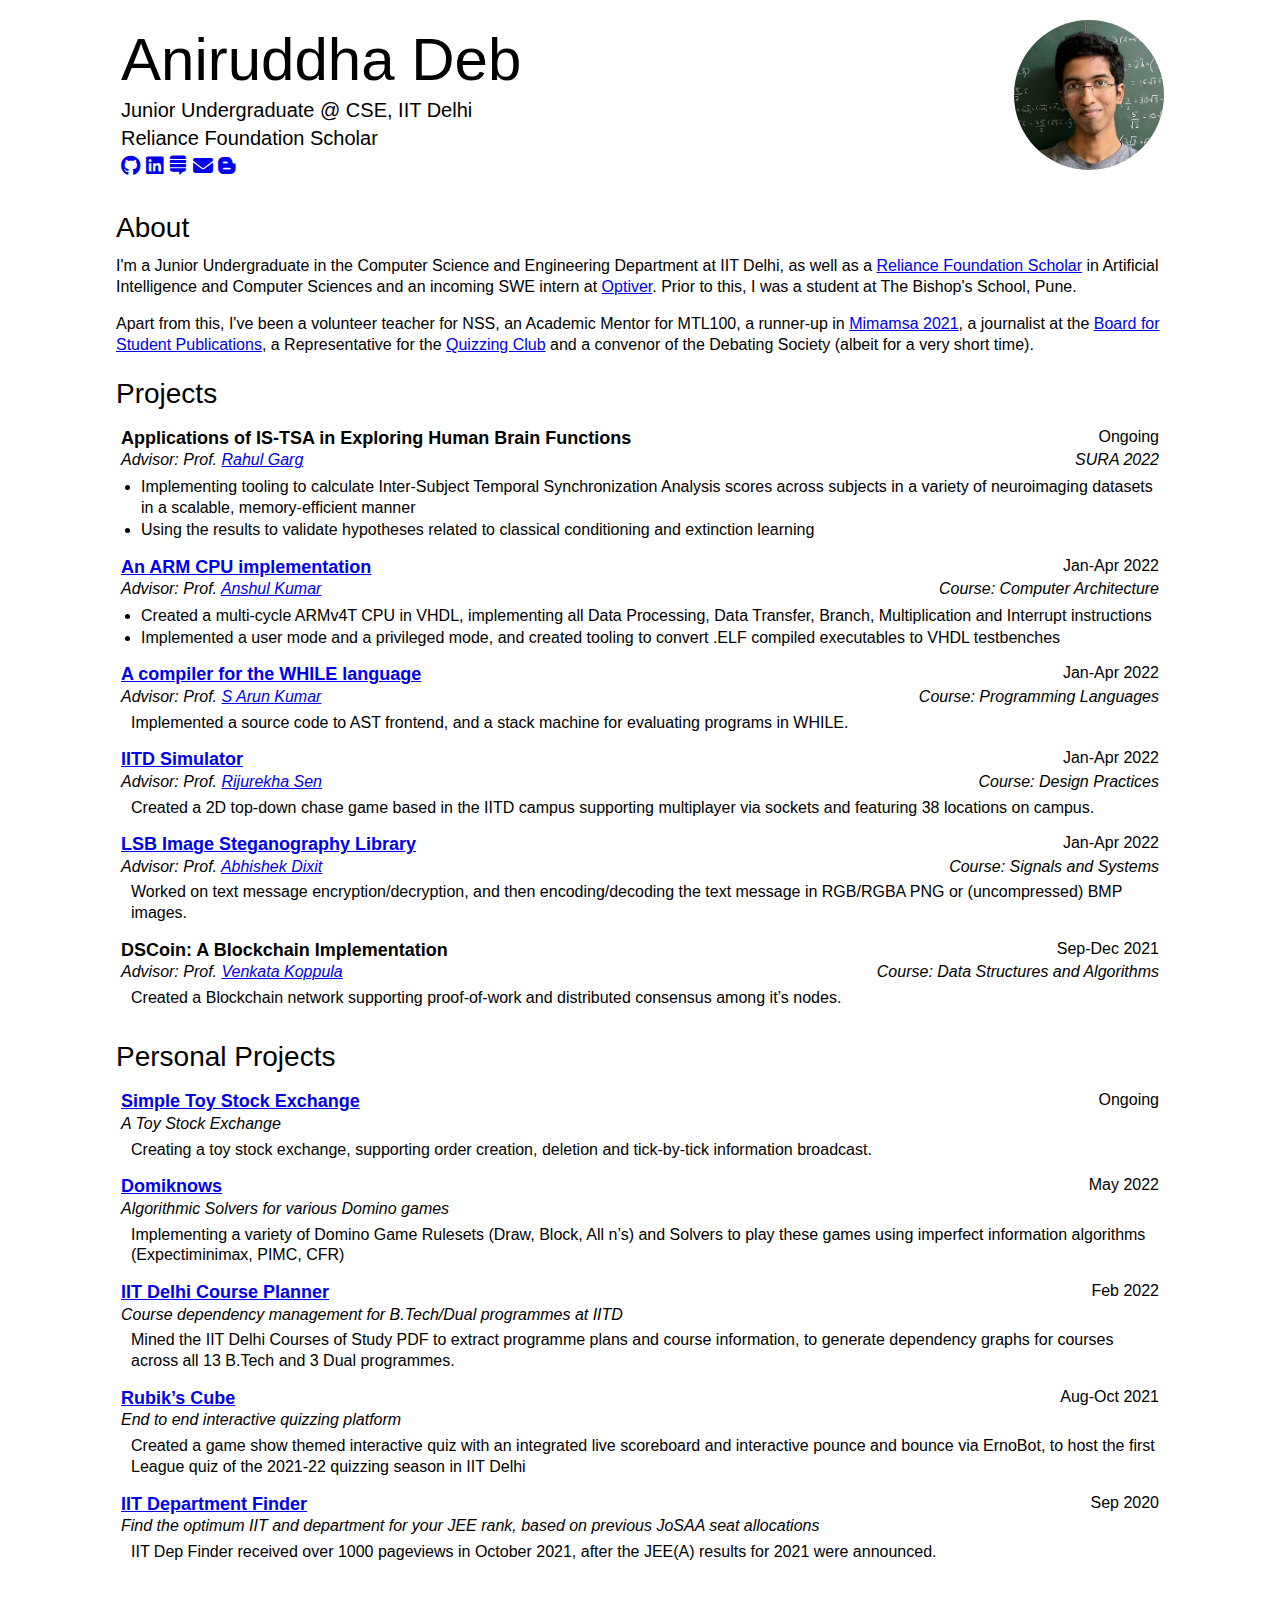
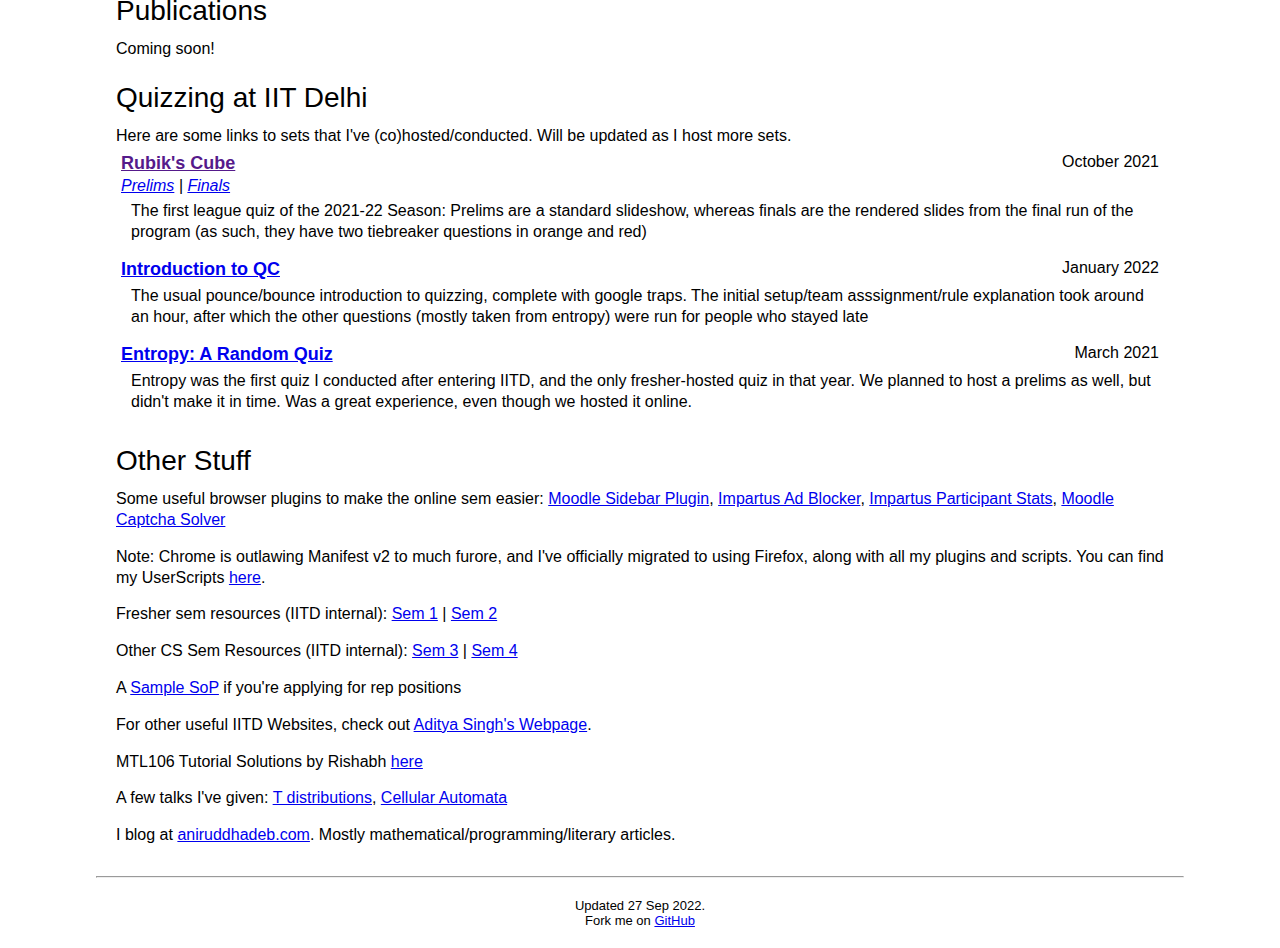
<file: index.html>
<html>
<head>
  <title>Aniruddha Deb</title>
  <link rel="apple-touch-icon" sizes="180x180" href="favicon/apple-touch-icon.png">
  <link rel="icon" type="image/png" href="favicon/favicon-32x32.png" sizes="32x32">
  <link rel="icon" type="image/png" href="favicon/favicon-16x16.png" sizes="16x16">
  <link rel="mask-icon" href="favicon/safari-pinned-tab.svg" color="#5bbad5">
  <meta name="theme-color" content="#ffffff">
  <meta http-equiv="Content-Type" content="text/html; charset=UTF-8">
  <link rel="stylesheet" type="text/css" href="style.css">
  <meta name="viewport" content="width=device-width, initial-scale=1.0">
  <link rel="stylesheet" type="text/css" href="https://cdnjs.cloudflare.com/ajax/libs/font-awesome/6.1.1/css/all.min.css">
</head>
<body>
  <header>
    <div class="header-text">
      <div class="header-name">Aniruddha Deb</div>
      <div class="header-sub">Junior Undergraduate @ CSE, IIT Delhi</div>
      <div class="header-sub">Reliance Foundation Scholar</div>
      <div class="header-sub"><a href="https://github.com/Aniruddha-Deb"><i class="fa-brands fa-github"></i></a>    <a href="https://www.linkedin.com/in/aniruddha-deb/"><i class="fa-brands fa-linkedin"></i></a>    <a href="https://math.stackexchange.com/users/558938/aniruddha-deb"><i class="fa-brands fa-stack-exchange"></i></a>    <a href="mailto:cs1200869@iitd.ac.in"><i class="fa-solid fa-envelope"></i></a>    <a href="https://aniruddhadeb.com"><i class="fa-brands fa-blogger-b"></i></a></div>
    </div>
    <img src="pic.png" class="header-img"></img>
  </header>

  <div class="content">
    <div class="section">
      <div class="section-header">About</div>
      I'm a Junior Undergraduate in the Computer Science and Engineering Department at IIT Delhi, as well as a <a href="https://www.scholarships.reliancefoundation.org/">Reliance Foundation Scholar</a> in Artificial Intelligence and Computer Sciences and an incoming SWE intern at <a href="https://www.optiver.com">Optiver</a>. Prior to this, I was a student at The Bishop's School, Pune.</p>

      Apart from this, I've been a volunteer teacher for NSS, an Academic Mentor for MTL100, a runner-up in <a href="http://mimamsa.iiserpune.ac.in/">Mimamsa 2021</a>, a journalist at the <a href="https://www.bspiitd.com/">Board for Student Publications</a>, a Representative for the <a href="https://qciitdelhi.netlify.app">Quizzing Club</a> and a convenor of the Debating Society (albeit for a very short time).</p>
    </div>

    <div class="section">
      <div class="section-header">Projects</div>
      <div class="section-list">
        <div class="project">
          <div class="project-header">
            <div class="project-title">Applications of IS-TSA in Exploring Human Brain Functions</div>
            <div class="project-duration">Ongoing</div>
          </div>
          <div class="project-subheader">
            <div class="project-subtitle">Advisor: Prof. <a href="https://www.cse.iitd.ac.in/~rahulgarg/">Rahul Garg</a></div>
            <div class="project-course">SURA 2022</div>
          </div>
          <div class="project-info">
          <ul>
            <li>Implementing tooling to calculate Inter-Subject Temporal Synchronization Analysis scores across subjects in a variety of neuroimaging datasets in a scalable, memory-efficient manner</li>
            <li>Using the results to validate hypotheses related to classical conditioning and extinction learning</li>
          </ul>
          </div>
        </div>

        <div class="project">
          <div class="project-header">
            <div class="project-title"><a href="https://github.com/Aniruddha-Deb/COL216">An ARM CPU implementation</a></div>
            <div class="project-duration">Jan-Apr 2022</div>
          </div>
          <div class="project-subheader">
            <div class="project-subtitle">Advisor: Prof. <a href="https://www.cse.iitd.ac.in/~anshul/">Anshul Kumar</a></div>
            <div class="project-course">Course: Computer Architecture</div>
          </div>
          <div class="project-info">
          <ul>
            <li>Created a multi-cycle ARMv4T CPU in VHDL, implementing all Data Processing, Data Transfer, Branch, Multiplication and Interrupt instructions</li>
            <li>Implemented a user mode and a privileged mode, and created tooling to convert .ELF compiled executables to VHDL testbenches</li>
          </ul>
          </div>
        </div>

        <div class="project">
          <div class="project-header">
            <div class="project-title"><a href="https://github.com/Aniruddha-Deb/COL226">A compiler for the WHILE language</a></div>
            <div class="project-duration">Jan-Apr 2022</div>
          </div>
          <div class="project-subheader">
            <div class="project-subtitle">Advisor: Prof. <a href="https://www.cse.iitd.ac.in/~sak/">S Arun Kumar</a></div>
            <div class="project-course">Course: Programming Languages</div>
          </div>
          <div class="project-info">
          Implemented a source code to AST frontend, and a stack machine for evaluating programs in WHILE.
          </div>
        </div>

        <div class="project">
          <div class="project-header">
            <div class="project-title"><a href="https://github.com/Aniruddha-Deb/COP290">IITD Simulator</a></div>
            <div class="project-duration">Jan-Apr 2022</div>
          </div>
          <div class="project-subheader">
            <div class="project-subtitle">Advisor: Prof. <a href="https://www.cse.iitd.ac.in/~rijurekha/">Rijurekha Sen</a></div>
            <div class="project-course">Course: Design Practices</div>
          </div>
          <div class="project-info">
          Created a 2D top-down chase game based in the IITD campus supporting multiplayer via sockets and featuring 38 locations on campus.
          </div>
        </div>

        <div class="project">
          <div class="project-header">
            <div class="project-title"><a href="https://github.com/Aniruddha-Deb/Steganography">LSB Image Steganography Library</a></div>
            <div class="project-duration">Jan-Apr 2022</div>
          </div>
          <div class="project-subheader">
            <div class="project-subtitle">Advisor: Prof. <a href="https://web.iitd.ac.in/~abhishek.dixit/home.html">Abhishek Dixit</a></div>
            <div class="project-course">Course: Signals and Systems</div>
          </div>
          <div class="project-info">
          Worked on text message encryption/decryption, and then encoding/decoding the text message in RGB/RGBA PNG or (uncompressed) BMP images.
          </div>
        </div>

        <div class="project">
          <div class="project-header">
            <div class="project-title">DSCoin: A Blockchain Implementation</div>
            <div class="project-duration">Sep-Dec 2021</div>
          </div>
          <div class="project-subheader">
            <div class="project-subtitle">Advisor: Prof. <a href="https://www.cse.iitd.ac.in/~koppula/">Venkata Koppula</a></div>
            <div class="project-course">Course: Data Structures and Algorithms</div>
          </div>
          <div class="project-info">
          Created a Blockchain network supporting proof-of-work and distributed consensus among it’s nodes.
          </div>
        </div>
      </div>
    </div>

    <div class="section">
      <div class="section-header">Personal Projects</div>
      <div class="section-list">
        <div class="project">
          <div class="project-header">
            <div class="project-title"><a href="https://github.com/Aniruddha-Deb/STSE">Simple Toy Stock Exchange</a></div>
            <div class="project-duration">Ongoing</div>
          </div>
          <div class="project-subheader">
            <div class="project-subtitle">A Toy Stock Exchange</div>
          </div>
          <div class="project-info">
            Creating a toy stock exchange, supporting order creation, deletion and tick-by-tick information broadcast.
          </div>
        </div>

        <div class="project">
          <div class="project-header">
            <div class="project-title"><a href="https://github.com/Aniruddha-Deb/domiknows">Domiknows</a></div>
            <div class="project-duration">May 2022</div>
          </div>
          <div class="project-subheader">
            <div class="project-subtitle">Algorithmic Solvers for various Domino games</div>
          </div>
          <div class="project-info">
            Implementing a variety of Domino Game Rulesets (Draw, Block, All n’s) and Solvers to play these games using imperfect information algorithms (Expectiminimax, PIMC, CFR)
          </div>
        </div>

        <div class="project">
          <div class="project-header">
            <div class="project-title"><a href="https://github.com/Aniruddha-Deb/IIT_course_planner">IIT Delhi Course Planner</a></div>
            <div class="project-duration">Feb 2022</div>
          </div>
          <div class="project-subheader">
            <div class="project-subtitle">Course dependency management for B.Tech/Dual programmes at IITD</div>
          </div>
          <div class="project-info">
            Mined the IIT Delhi Courses of Study PDF to extract programme plans and course information, to generate dependency graphs for courses across all 13 B.Tech and 3 Dual programmes.
          </div>
        </div>

        <div class="project">
          <div class="project-header">
            <div class="project-title"><a href="https://github.com/Aniruddha-Deb/RubiksCube">Rubik’s Cube</a></div>
            <div class="project-duration">Aug-Oct 2021</div>
          </div>
          <div class="project-subheader">
            <div class="project-subtitle">End to end interactive quizzing platform</div>
          </div>
          <div class="project-info">
            Created a game show themed interactive quiz with an integrated live scoreboard and interactive pounce and bounce via ErnoBot, to host the first League quiz of the 2021-22 quizzing season in IIT Delhi
          </div>
        </div>

        <div class="project">
          <div class="project-header">
            <div class="project-title"><a href="https://github.com/Aniruddha-Deb/IIT_dep_finder">IIT Department Finder</a></div>
            <div class="project-duration">Sep 2020</div>
          </div>
          <div class="project-subheader">
            <div class="project-subtitle">Find the optimum IIT and department for your JEE rank, based on previous JoSAA seat allocations</div>
          </div>
          <div class="project-info">
            IIT Dep Finder received over 1000 pageviews in October 2021, after the JEE(A) results for 2021 were announced.  
          </div>
        </div>
      </div>
    </div>

    <div class="section">
      <div class="section-header">Publications</div>
      Coming soon!
    </div>

    <div class="section">
      <div class="section-header">Quizzing at IIT Delhi</div>
      Here are some links to sets that I've (co)hosted/conducted. Will be updated as I host more sets.
      <div class="section-list">
        <div class="project">
          <div class="project-header">
            <div class="project-title"><a href="">Rubik's Cube</a></div>
            <div class="project-duration">October 2021</div>
          </div>
          <div class="project-subheader">
            <div class="project-subtitle"><a href="https://docs.google.com/presentation/d/1rIlleNRHvl8Z24uw3gTFsqTQmoUvMOrDNA84sRUteWc/edit?usp=sharing">Prelims</a> | <a href="https://drive.google.com/file/d/1sd7JER8gDjK0jucvQCDSxBv5VkaCIZNg/view?usp=sharing">Finals</a></div>
          </div>
          <div class="project-info">
            The first league quiz of the 2021-22 Season: Prelims are a standard slideshow, whereas finals are the rendered slides from the final run of the program (as such, they have two tiebreaker questions in orange and red)
          </div>
        </div>
        <div class="project">
          <div class="project-header">
            <div class="project-title"><a href="https://docs.google.com/presentation/d/1OsX6UVhS4xcFVlPO4STaz1ZcmBbOMPjGTA4PlqCzJqA/edit?usp=sharing">Introduction to QC</a></div>
            <div class="project-duration">January 2022</div>
          </div>
          <div class="project-info">
            The usual pounce/bounce introduction to quizzing, complete with google traps. The initial setup/team asssignment/rule explanation took around an hour, after which the other questions (mostly taken from entropy) were run for people who stayed late
          </div>
        </div>
        <div class="project">
          <div class="project-header">
            <div class="project-title"><a href="https://docs.google.com/presentation/d/1wZRMVul2y-17sAJJZraRxc9889y0ytnzBsj1DKDUXw8/edit?usp=sharing">Entropy: A Random Quiz</a></div>
            <div class="project-duration">March 2021</div>
          </div>
          <div class="project-info">
            Entropy was the first quiz I conducted after entering IITD, and the only fresher-hosted quiz in that year. We planned to host a prelims as well, but didn't make it in time. Was a great experience, even though we hosted it online.
          </div>
        </div>
      </div>
    </div>

    <div class="section">
      <div class="section-header">Other Stuff</div>
      Some useful browser plugins to make the online sem easier: <a href="https://github.com/Aniruddha-Deb/MoodleSidebarPlugin">Moodle Sidebar Plugin</a>, <a href="https://github.com/Aniruddha-Deb/ImpartusAdBlocker">Impartus Ad Blocker</a>, <a href="https://github.com/Aniruddha-Deb/ImpartusParticipantStats">Impartus Participant Stats</a>, <a href="https://github.com/Aniruddha-Deb/MoodleCaptchaSolver">Moodle Captcha Solver</a></p>
      <b>Note</b>: Chrome is outlawing Manifest v2 to much furore, and I've officially migrated to using Firefox, along with all my plugins and scripts. You can find my UserScripts <a href="https://github.com/Aniruddha-Deb/UserScripts">here</a>.</p>

      Fresher sem resources (IITD internal): <a href="https://csciitd-my.sharepoint.com/:f:/g/personal/cs1200869_iitd_ac_in/Ej36n4LcTVFGnrAKpOw7i4ABFzrGbDVDwzrYK5ozZ7cbSg">Sem 1</a> | <a href="https://csciitd-my.sharepoint.com/:f:/g/personal/cs1200869_iitd_ac_in/EksZ_k43MuVOukNV7MAdnycBLA341VmTOwiyHgJzDyyCrA">Sem 2</a></p>

      Other CS Sem Resources (IITD internal): <a href="https://csciitd-my.sharepoint.com/:f:/g/personal/cs1200869_iitd_ac_in/EunTAZNCCG1DhPdfsdmwstoBxZ43PJOCP651mt3sKfKW7Q">Sem 3</a> | <a href="https://csciitd-my.sharepoint.com/:f:/g/personal/cs1200869_iitd_ac_in/Er2_3xS_GX1Klx4pJde90awBJ8KfZ8RG7KvgYqk8-oQaPA?e=HuiIVS">Sem 4</a></p>

      A <a href="https://drive.google.com/file/d/1wkOn5x4XhPL3OvY2xlz0H7jJ3U6L2pp9/view?usp=sharing">Sample SoP</a> if you're applying for rep positions</p>

      For other useful IITD Websites, check out <a href="https://as1605.github.io/privateweb">Aditya Singh's Webpage</a>.</p>

      MTL106 Tutorial Solutions by Rishabh <a href="https://fricai.github.io/mtl106/tutorial-solutions.pdf">here</a></p>

      A few talks I've given: <a href="https://github.com/Aniruddha-Deb/back_to_normal">T distributions</a>, <a href="https://github.com/Aniruddha-Deb/automata-talk">Cellular Automata</a></p>

      I blog at <a href="https://aniruddhadeb.com">aniruddhadeb.com</a>. Mostly mathematical/programming/literary articles.
    </div>
  </div>

  <hr>

  <footer>
    Updated 27 Sep 2022. <br>Fork me on <a href="https://github.com/Aniruddha-Deb/public_html">GitHub</a>
  </footer>
</body>
</html>
</file>
<file: style.css>
* {
  font-family: 'Helvetica', sans-serif;
}

body {
  margin-right: clamp(0px,7.5vw,15vw);
  margin-left: clamp(0px,7.5vw,15vw);
}

header {
  display: flex;
  flex-direction: row;
  margin: 20px;
  max-height: 150px;
  padding-bottom: 20px;
}

footer {
  text-align: center;
  font-size: small;
  font-weight: lighter;
  margin: 20px;
}

hr {
  margin-top: 30px;
}

.header-text {
  display: flex
  flex-direction: column;
  flex: 1;
  gap: 20px;
}

.header-name {
  font-size: clamp(2rem, 6vw, 60px);
  margin: 5px;
}

.header-sub {
  margin: 5px ;
  font-size: clamp(1rem, 2vw, 20px);
}

.header-img {
  width: clamp(80px, 15vw, 150px);
  height: fit-content;
  border-radius: 135px;
}

.content {
  margin: 20px;
}

.section {
  line-height: 1.3;
  font-weight: lighter;
  margin-bottom: 5px;
  margin-top: 20px;
}

.project {
  margin: 5px;
  margin-bottom: 10px;
}

.project-info ul {
  padding-left: 10px;
  margin-top: 0px;
  margin-bottom: 0px;
}

.project-info {
  list-style-position: outside;
}

li:before {
    content: "";
    display: inline-block;
    height: 1rem;  
    width: -10px; 
}

.project-header {
  display: flex;
  flex-direction: row;
}

.project-subheader {
  display: flex;
  flex-direction: row;
  font-style: italic;
}

.project-title {
  flex: 1;
  font-size: 18px;
  font-weight: bold;
}

.project-subtitle {
  flex: 1;
}

.project-info {
  margin-left: 10px;
  margin-top: 5px;
}

.section-header {
  font-size: 28px;
  margin-bottom: 10px;
  font-weight: normal;
}

.section-list {
  display: flex;
  flex-direction: column;
}

@media screen and (max-width: 640px) {
  header {
    flex-direction: column-reverse;
    text-align: center;
    max-height: 100vh;
  }

  body {
    margin-left: 0;
    margin-right: 0;
  }

  .project-header {
    flex-direction: column-reverse;
  }

  .project-subheader {
    flex-direction: column-reverse;
  }


  .header-img {
    align-content: center;
    align-self: center;
    text-align: center;
    width: clamp(20%, 40%, 50%);
    height: auto;
  }  
}
</file>
